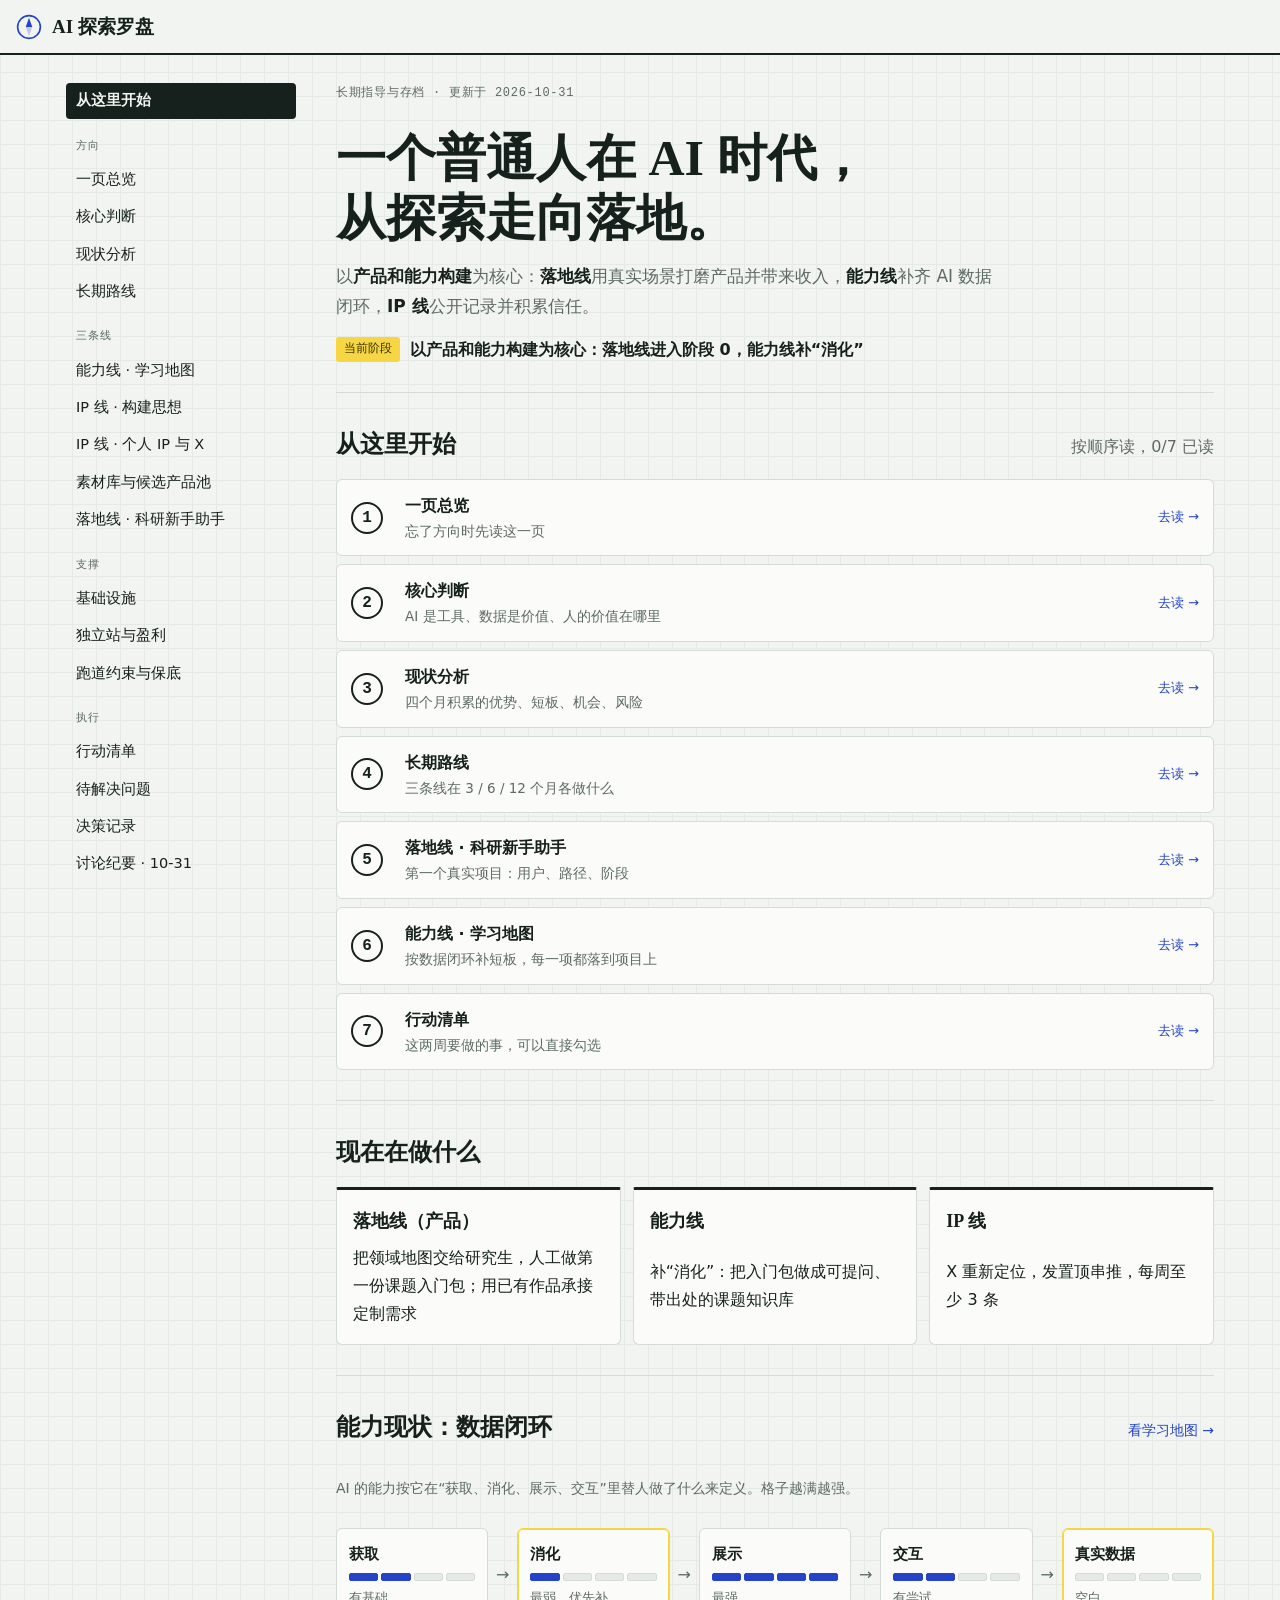
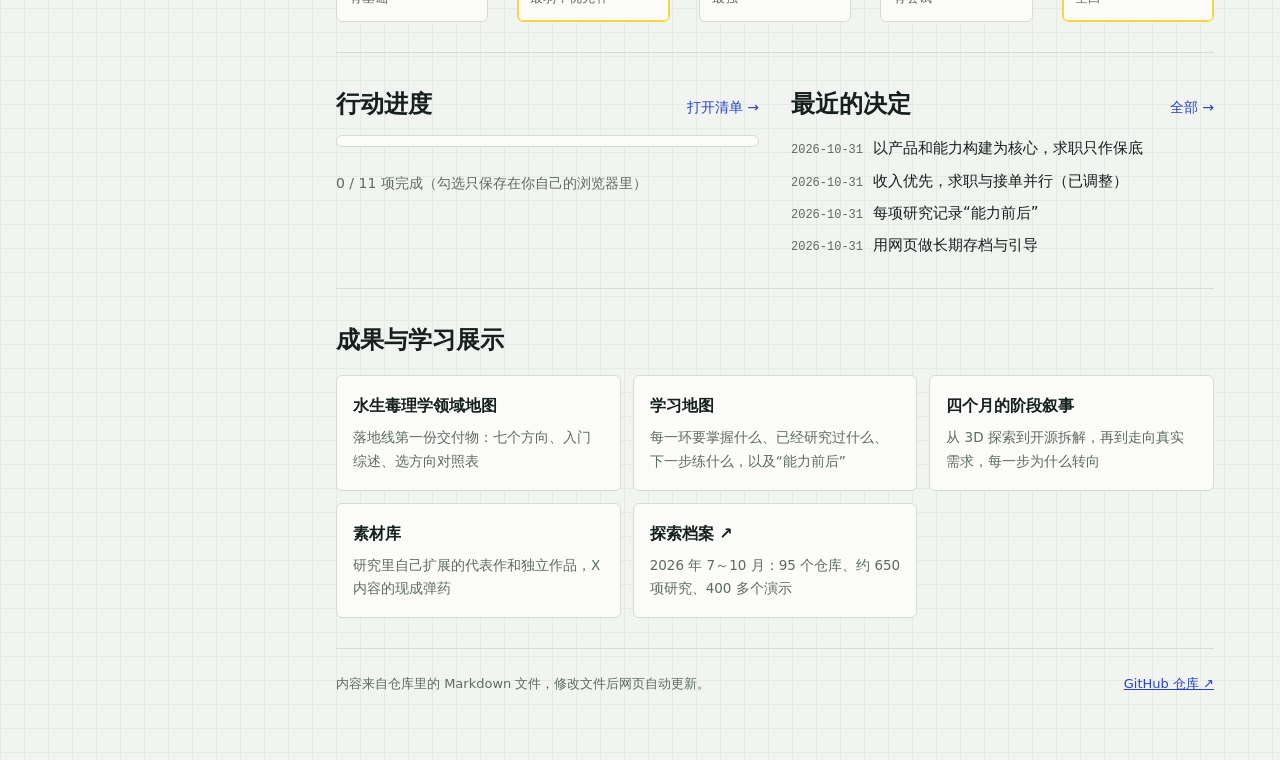
<file: index.html>
<!doctype html>
<html lang="zh-CN">
<head>
<meta charset="utf-8">
<meta name="viewport" content="width=device-width, initial-scale=1, viewport-fit=cover">
<title>AI 探索罗盘</title>
<meta name="description" content="一个普通人在 AI 时代，从探索走向落地的长期指导与存档。">
<link rel="stylesheet" href="assets/app.css">
</head>
<body>
<header class="top">
  <a class="brand" href="#">
    <svg viewBox="0 0 32 32" aria-hidden="true"><circle cx="16" cy="16" r="14" fill="none" stroke="currentColor" stroke-width="2"/><path d="M16 5 L20 16 L16 27 L12 16 Z" fill="currentColor" opacity=".25"/><path d="M16 5 L20 16 L12 16 Z" fill="currentColor"/></svg>
    <span>AI 探索罗盘</span>
  </a>
  <button class="menu-btn" id="menuBtn" aria-expanded="false" aria-controls="nav">目录</button>
</header>
<div class="shell">
  <nav class="nav" id="nav" aria-label="目录"></nav>
  <main id="main" tabindex="-1"><p class="loading">正在加载…</p></main>
</div>
<script src="assets/md.js"></script>
<script src="assets/app.js"></script>
</body>
</html>
</file>
<file: assets/app.css>
/* 版式：方格纸笔记本。左侧目录，右侧阅读区；首页是引导面板。只用系统字体，国内访问不依赖外部资源。 */
:root{
  --paper:#f2f4f1; --sheet:#fbfcfa; --ink:#16201c; --muted:#5d6a63; --rule:#d5dbd6; --grid:#e6eae7;
  --cobalt:#2443c9; --cobalt-soft:#e2e7fb; --mark:#f6d743; --mark-ink:#3b3000;
  --serif:"Songti SC","STSong","Noto Serif CJK SC","Source Han Serif SC",serif;
  --sans:-apple-system,"PingFang SC","Hiragino Sans GB","Microsoft YaHei","Noto Sans CJK SC",system-ui,sans-serif;
  --mono:ui-monospace,"SFMono-Regular",Menlo,Consolas,monospace;
  color-scheme:light;
}
@media (prefers-color-scheme:dark){:root{
  --paper:#101513; --sheet:#161c19; --ink:#e7ece9; --muted:#97a39c; --rule:#2c3531; --grid:#1b221f;
  --cobalt:#8ea4ff; --cobalt-soft:#1f2850; --mark:#e9c935; --mark-ink:#241c00; color-scheme:dark}}

*{box-sizing:border-box}
html,body{margin:0}
body{background:var(--paper);color:var(--ink);font-family:var(--sans);font-size:16px;line-height:1.75;
  background-image:linear-gradient(var(--grid) 1px,transparent 1px),linear-gradient(90deg,var(--grid) 1px,transparent 1px);background-size:24px 24px;
  padding-bottom:env(safe-area-inset-bottom,0px)}
a{color:var(--cobalt)}
a:focus-visible,button:focus-visible,input:focus-visible{outline:2px solid var(--cobalt);outline-offset:2px}

.top{position:sticky;top:0;z-index:20;display:flex;align-items:center;justify-content:space-between;gap:12px;
  padding:10px max(16px,env(safe-area-inset-right,0px)) 10px max(16px,env(safe-area-inset-left,0px));
  padding-top:calc(10px + env(safe-area-inset-top,0px));background:var(--paper);border-bottom:2px solid var(--ink)}
.brand{display:flex;align-items:center;gap:10px;text-decoration:none;color:var(--ink);font-family:var(--serif);font-weight:900;font-size:19px}
.brand svg{width:26px;height:26px;color:var(--cobalt)}
.menu-btn{display:none;font:inherit;font-size:14px;padding:6px 12px;border:1px solid var(--ink);border-radius:4px;background:var(--sheet);color:var(--ink)}

.shell{max-width:1180px;margin:0 auto;display:grid;grid-template-columns:230px minmax(0,1fr);gap:40px;
  padding:28px max(16px,env(safe-area-inset-right,0px)) 64px max(16px,env(safe-area-inset-left,0px))}
.nav{position:sticky;top:76px;align-self:start;max-height:calc(100vh - 96px);overflow:auto;display:grid;gap:18px;font-size:14.5px}
.nav-home{font-weight:700;text-decoration:none;color:var(--ink);padding:6px 10px;border-radius:4px}
.nav-group{display:grid;gap:2px}
.nav-group span{font-family:var(--mono);font-size:11px;letter-spacing:.1em;color:var(--muted);padding:0 10px 4px}
.nav a{display:flex;justify-content:space-between;align-items:center;gap:8px;text-decoration:none;color:var(--ink);padding:5px 10px;border-radius:4px}
.nav a:hover{background:var(--sheet)}
.nav a.on{background:var(--ink);color:var(--paper)}
.dot{width:6px;height:6px;border-radius:50%;background:var(--cobalt);flex:none}
.nav a.on .dot{background:var(--mark)}

main{min-width:0}
.loading,.error{color:var(--muted)}
.eyebrow{font-family:var(--mono);font-size:12px;letter-spacing:.06em;color:var(--muted);margin:0 0 10px}
.muted{color:var(--muted)} .small{font-size:14px}

/* 首页 */
.hero{display:grid;gap:14px;padding-bottom:28px;border-bottom:1px solid var(--rule)}
.hero h1{font-family:var(--serif);font-weight:900;font-size:clamp(30px,5vw,50px);line-height:1.2;margin:0;text-wrap:balance}
.lead{margin:0;max-width:62ch;color:var(--muted);font-size:17px}
.lead b{color:var(--ink)}
.stage{margin:0;display:flex;flex-wrap:wrap;gap:10px;align-items:center;font-weight:600}
.stage span{font-family:var(--mono);font-size:12px;font-weight:400;padding:2px 8px;border-radius:3px;background:var(--mark);color:var(--mark-ink)}

.block{padding:30px 0;border-bottom:1px solid var(--rule);display:grid;gap:14px}
.block-head{display:flex;justify-content:space-between;align-items:baseline;gap:12px;flex-wrap:wrap}
.block-head h2{margin:0;font-family:var(--serif);font-size:24px}
.block-head a{font-size:14px;text-decoration:none}
.two{grid-template-columns:repeat(auto-fit,minmax(280px,1fr));gap:32px}
.two>div{display:grid;gap:10px;align-content:start}

.guide{list-style:none;margin:0;padding:0;display:grid;gap:8px}
.guide a{display:grid;grid-template-columns:40px minmax(0,1fr) auto;align-items:center;gap:14px;padding:12px 14px;background:var(--sheet);border:1px solid var(--rule);border-radius:6px;text-decoration:none;color:var(--ink)}
.guide a:hover{border-color:var(--cobalt)}
.step{width:32px;height:32px;border-radius:50%;display:grid;place-items:center;border:2px solid var(--ink);font-family:var(--mono);font-weight:700}
.guide .read .step{background:var(--ink);color:var(--paper)}
.g-body{display:grid;min-width:0}
.g-body small{color:var(--muted);font-size:13.5px}
.g-state{font-size:13px;color:var(--cobalt);white-space:nowrap}
.guide .read .g-state{color:var(--muted)}

.lines{display:grid;grid-template-columns:repeat(auto-fit,minmax(220px,1fr));gap:12px}
.line{display:grid;gap:6px;padding:16px;background:var(--sheet);border:1px solid var(--rule);border-top:3px solid var(--ink);border-radius:2px 2px 6px 6px;text-decoration:none;color:var(--ink)}
.line:hover{border-top-color:var(--cobalt)}
.line-name{font-family:var(--serif);font-weight:900;font-size:18px}

.loop{display:flex;flex-wrap:wrap;align-items:stretch;gap:8px}
.loop .arrow{align-self:center;color:var(--muted)}
.loop-node{flex:1 1 120px;min-width:0;display:grid;gap:6px;padding:12px;background:var(--sheet);border:1px solid var(--rule);border-radius:6px}
.loop-node b{font-size:15px}
.loop-node small{font-size:12.5px;color:var(--muted)}
.loop-node.l1,.loop-node.l0{border-color:var(--mark);box-shadow:inset 0 0 0 1px var(--mark)}
.meter{display:flex;gap:3px}
.meter i{flex:1;height:8px;border-radius:2px;background:var(--grid);border:1px solid var(--rule)}
.meter i.f{background:var(--cobalt);border-color:var(--cobalt)}

.progress{height:12px;border-radius:6px;background:var(--sheet);border:1px solid var(--rule);overflow:hidden}
.progress i{display:block;height:100%;background:var(--cobalt)}
.decisions{list-style:none;margin:0;padding:0;display:grid;gap:6px;font-size:15px}
.decisions time{font-family:var(--mono);font-size:12px;color:var(--muted);margin-right:10px}

.cards{display:grid;grid-template-columns:repeat(auto-fit,minmax(220px,1fr));gap:12px}
.card{display:grid;gap:6px;padding:16px;background:var(--sheet);border:1px solid var(--rule);border-radius:6px;text-decoration:none;color:var(--ink)}
.card:hover{border-color:var(--cobalt)}
.card small{color:var(--muted);font-size:13.5px}
.foot{padding-top:24px;display:flex;flex-wrap:wrap;justify-content:space-between;gap:12px;font-size:13px;color:var(--muted)}

/* 文档 */
.doc{max-width:760px}
.doc h1{font-family:var(--serif);font-weight:900;font-size:clamp(28px,4vw,40px);line-height:1.25;margin:0 0 18px;text-wrap:balance}
.doc h2{font-family:var(--serif);font-size:24px;margin:40px 0 12px;padding-top:12px;border-top:2px solid var(--ink)}
.doc h3{font-size:18px;margin:28px 0 8px}
.doc h4{font-size:16px;margin:22px 0 6px}
.doc p,.doc li{max-width:68ch}
.doc strong{background:linear-gradient(transparent 62%,var(--mark) 62%);color:inherit}
.doc code{font-family:var(--mono);font-size:.88em;background:var(--sheet);border:1px solid var(--rule);border-radius:3px;padding:0 4px}
.doc pre{overflow-x:auto;background:var(--sheet);border:1px solid var(--rule);border-radius:6px;padding:12px}
.doc pre code{border:0;padding:0}
.doc blockquote{margin:16px 0;padding:10px 16px;border-left:3px solid var(--cobalt);background:var(--cobalt-soft);border-radius:0 6px 6px 0}
.doc blockquote p{margin:0}
.doc ul,.doc ol{padding-left:1.4em}
.doc li{margin:4px 0}
.doc hr{border:0;border-top:1px dashed var(--rule);margin:28px 0}
.table-wrap{overflow-x:auto;margin:14px 0;border:1px solid var(--rule);border-radius:6px;background:var(--sheet)}
.doc table{border-collapse:collapse;width:100%;font-size:14.5px;line-height:1.6}
.doc th,.doc td{padding:9px 12px;text-align:left;vertical-align:top;border-bottom:1px solid var(--rule)}
.doc th{background:var(--paper);font-weight:700;white-space:nowrap}
.doc tr:last-child td{border-bottom:0}
.doc td:empty::after{content:"　";}
ul.tasks{list-style:none;padding-left:0}
.task label{display:flex;gap:10px;align-items:flex-start;cursor:pointer;padding:6px 8px;border-radius:4px}
.task label:hover{background:var(--sheet)}
.task input{width:18px;height:18px;margin-top:5px;accent-color:var(--cobalt);flex:none}
.task input:checked+span{color:var(--muted);text-decoration:line-through}

.pager{max-width:760px;display:flex;justify-content:space-between;gap:12px;margin-top:48px;padding-top:18px;border-top:2px solid var(--ink)}
.pager a{display:grid;text-decoration:none;color:var(--ink);font-weight:700;padding:10px 14px;border:1px solid var(--rule);border-radius:6px;background:var(--sheet);min-width:0}
.pager a:hover{border-color:var(--cobalt)}
.pager small{font-weight:400;color:var(--muted);font-size:12px}
.pager .nx{text-align:right;margin-left:auto}

@media (max-width:860px){
  .menu-btn{display:block}
  .shell{grid-template-columns:1fr;gap:0;padding-top:20px}
  .nav{display:none;position:static;max-height:none;padding:8px 0 20px;border-bottom:1px solid var(--rule);margin-bottom:20px}
  .nav.open{display:grid}
  .guide a{grid-template-columns:36px minmax(0,1fr);}
  .g-state{display:none}
  .loop .arrow{display:none}
}
@media (prefers-reduced-motion:no-preference){ html{scroll-behavior:smooth} }
</file>
